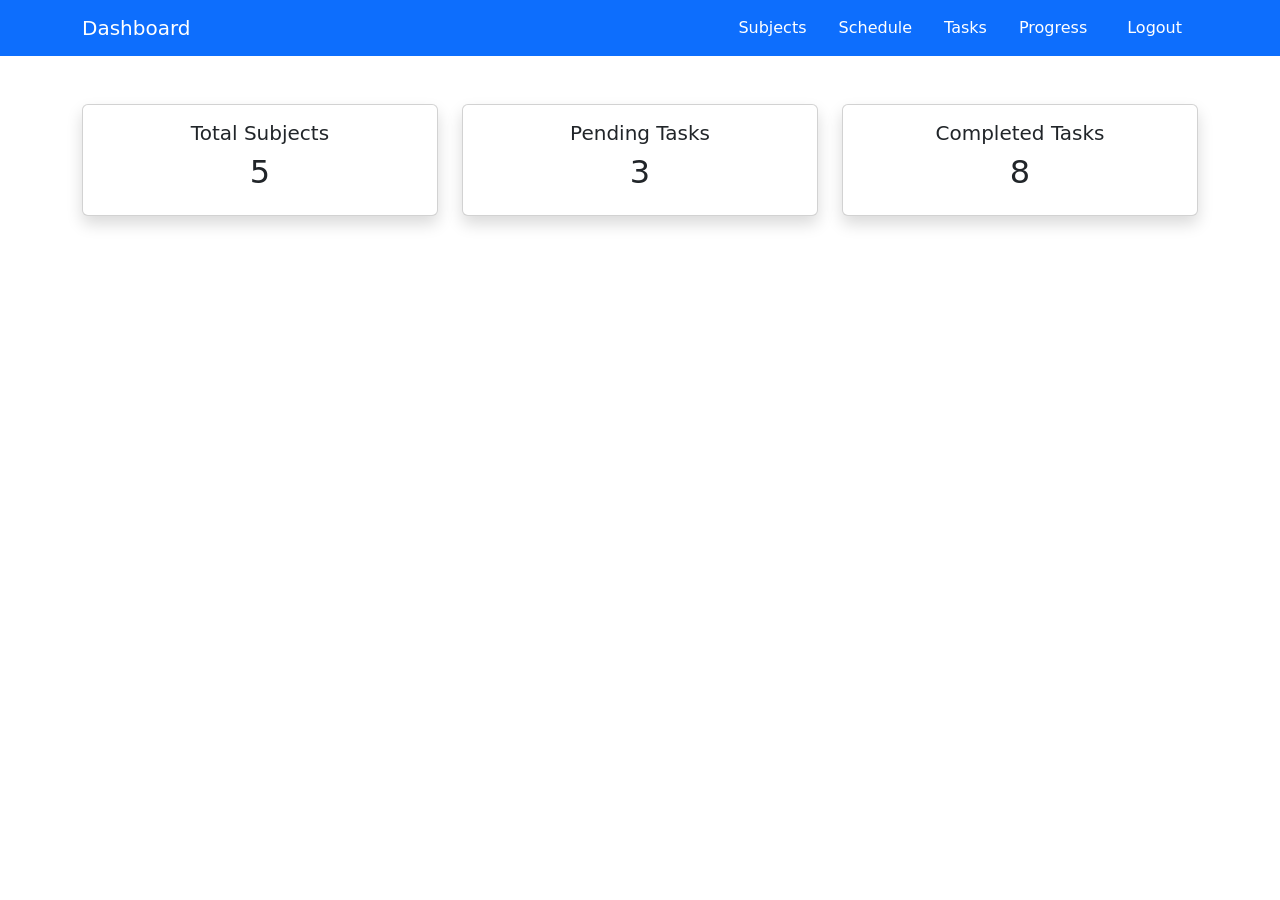
<file: Dashboard.html>
<!DOCTYPE html>
<html>
<head>
<title>Dashboard</title>
<link href="https://cdn.jsdelivr.net/npm/bootstrap@5.3.2/dist/css/bootstrap.min.css" rel="stylesheet">
</head>
<body>

<nav class="navbar navbar-expand-lg navbar-dark bg-primary">
<div class="container">
<a class="navbar-brand" href="dashboard.html">Dashboard</a>
<div>
<ul class="navbar-nav ms-auto d-flex flex-row gap-3">
<li class="nav-item"><a class="nav-link text-white" href="subjects.html">Subjects</a></li>
<li class="nav-item"><a class="nav-link text-white" href="schedule.html">Schedule</a></li>
<li class="nav-item"><a class="nav-link text-white" href="tasks.html">Tasks</a></li>
<li class="nav-item"><a class="nav-link text-white" href="progress.html">Progress</a></li>
<li class="nav-item"><a class="nav-link btn btn-danger text-white px-3" href="index.html">Logout</a></li>
</ul>
</div>
</div>
</nav>

<div class="container mt-5">
<div class="row">
<div class="col-md-4">
<div class="card shadow p-3 text-center">
<h5>Total Subjects</h5>
<h2>5</h2>
</div>
</div>
<div class="col-md-4">
<div class="card shadow p-3 text-center">
<h5>Pending Tasks</h5>
<h2>3</h2>
</div>
</div>
<div class="col-md-4">
<div class="card shadow p-3 text-center">
<h5>Completed Tasks</h5>
<h2>8</h2>
</div>
</div>
</div>
</div>

</body>
</html>
</file>
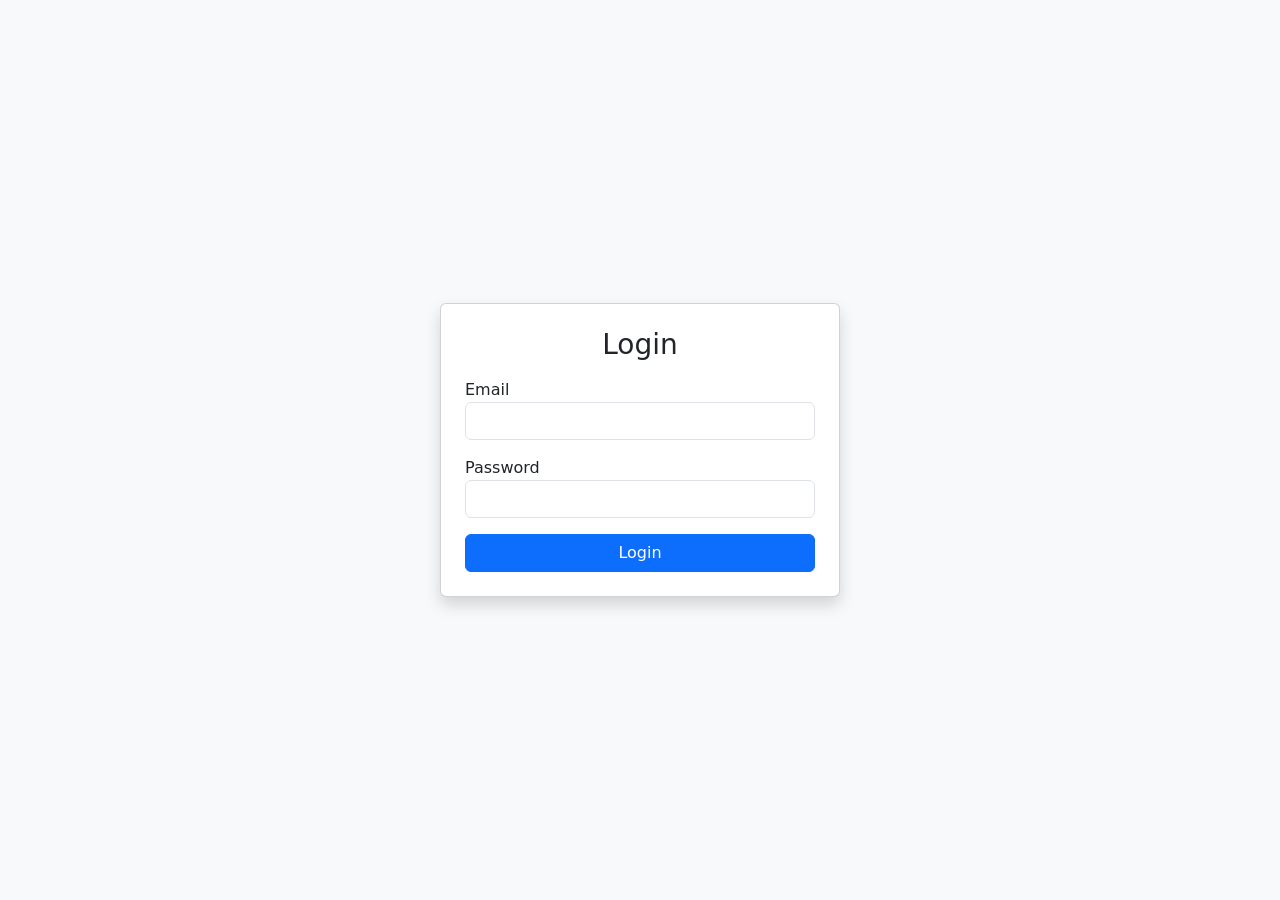
<file: login.html>
<!DOCTYPE html>
<html>
<head>
<title>Login</title>
<link href="https://cdn.jsdelivr.net/npm/bootstrap@5.3.2/dist/css/bootstrap.min.css" rel="stylesheet">
</head>
<body class="bg-light">

<div class="container d-flex justify-content-center align-items-center vh-100">
<div class="card p-4 shadow" style="width:400px;">
<h3 class="text-center mb-3">Login</h3>
<form>
<div class="mb-3">
<label>Email</label>
<input type="email" class="form-control">
</div>
<div class="mb-3">
<label>Password</label>
<input type="password" class="form-control">
</div>
<a href="dashboard.html" class="btn btn-primary w-100">Login</a>
</form>
</div>
</div>

</body>
</html>
</file>
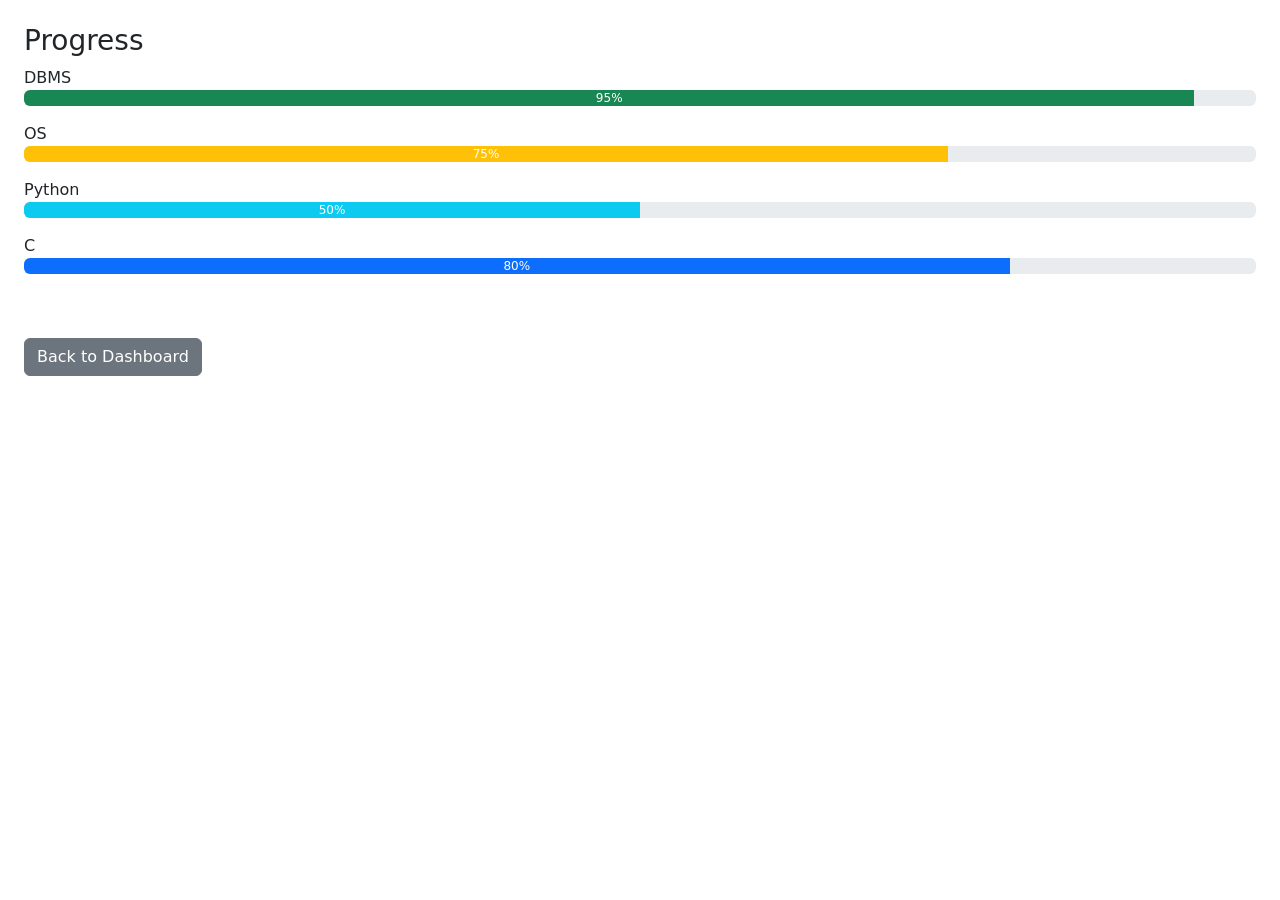
<file: progress.html>
<!DOCTYPE html>
<html>
<head>
<title>Progress</title>
<link href="https://cdn.jsdelivr.net/npm/bootstrap@5.3.2/dist/css/bootstrap.min.css" rel="stylesheet">
</head>
<body class="p-4">
<h3>Progress</h3>
<div class="mb-3">
<label>DBMS</label>
<div class="progress">
<div class="progress-bar bg-success" style="width:95%">95%</div>
</div>
</div>
<div class="mb-3">
<label>OS</label>
<div class="progress">
<div class="progress-bar bg-warning" style="width:75%">75%</div>
</div>
</div>
<div class="mb-3">
<label>Python</label>
<div class="progress">
<div class="progress-bar bg-info" style="width:50%">50%</div>
</div>
</div>
<div class="mb-3">
<label>C</label>
<div class="progress">
<div class="progress-bar bg-Danger" style="width:80%">80%</div>
</div>
</div>
<a href="Dashboard.html" class="btn btn-secondary mb-3 mt-5">
    <i class="bi bi-arrow-left"></i> Back to Dashboard
</body>
</html>
</file>
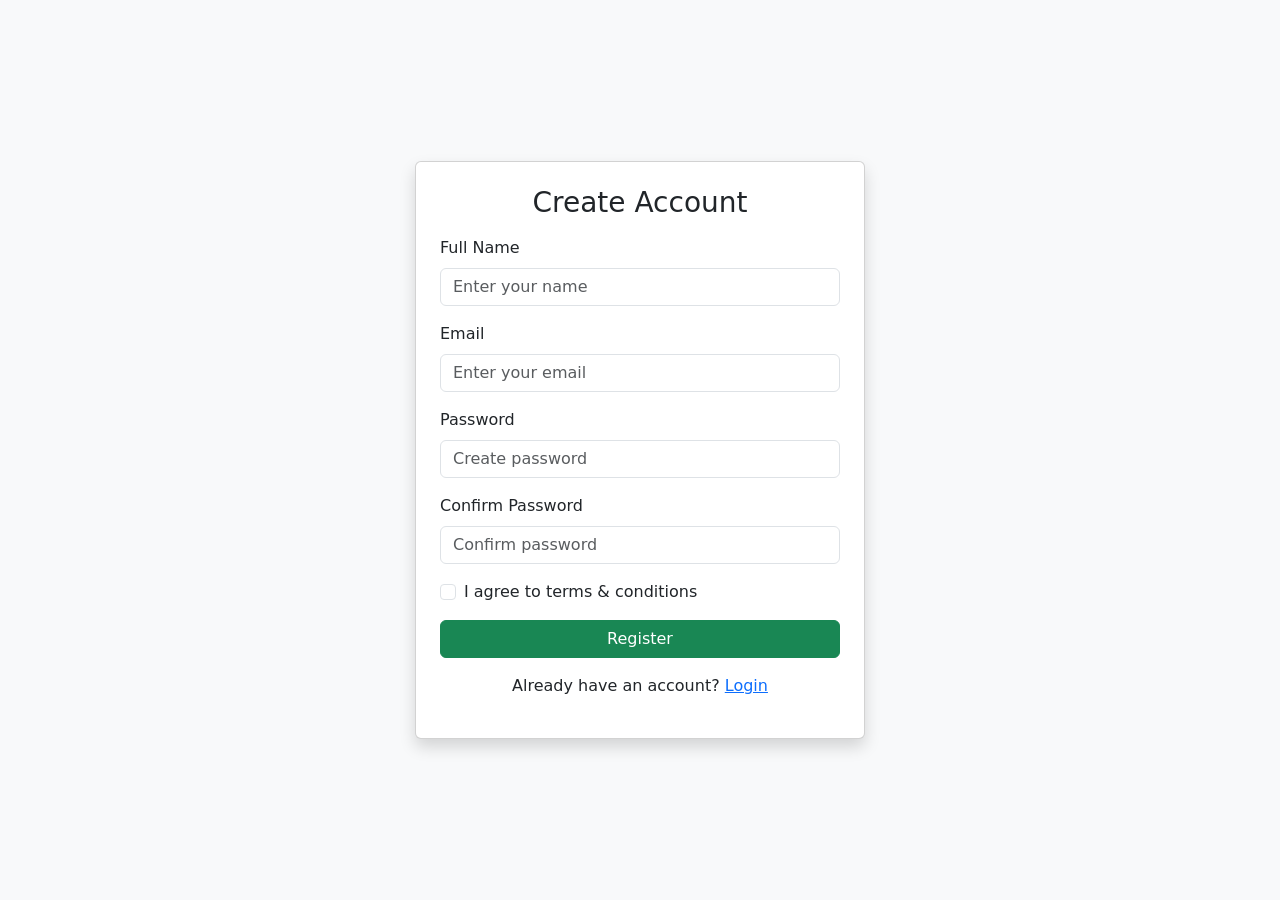
<file: register.html>
<!DOCTYPE html>
<html>
<head>
<title>Register</title>
<meta name="viewport" content="width=device-width, initial-scale=1.0">
<link href="https://cdn.jsdelivr.net/npm/bootstrap@5.3.2/dist/css/bootstrap.min.css" rel="stylesheet">
</head>
<body class="bg-light">

<div class="container d-flex justify-content-center align-items-center vh-100">
<div class="card shadow p-4" style="width:450px;">
<h3 class="text-center mb-3">Create Account</h3>

<form>
<div class="mb-3">
<label class="form-label">Full Name</label>
<input type="text" class="form-control" placeholder="Enter your name">
</div>

<div class="mb-3">
<label class="form-label">Email</label>
<input type="email" class="form-control" placeholder="Enter your email">
</div>

<div class="mb-3">
<label class="form-label">Password</label>
<input type="password" class="form-control" placeholder="Create password">
</div>

<div class="mb-3">
<label class="form-label">Confirm Password</label>
<input type="password" class="form-control" placeholder="Confirm password">
</div>

<div class="mb-3 form-check">
<input type="checkbox" class="form-check-input">
<label class="form-check-label">I agree to terms & conditions</label>
</div>

<a href="dashboard.html" class="btn btn-success w-100">Register</a>

<p class="text-center mt-3">Already have an account?
<a href="login.html">Login</a></p>

</form>
</div>
</div>

</body>
</html>
</file>
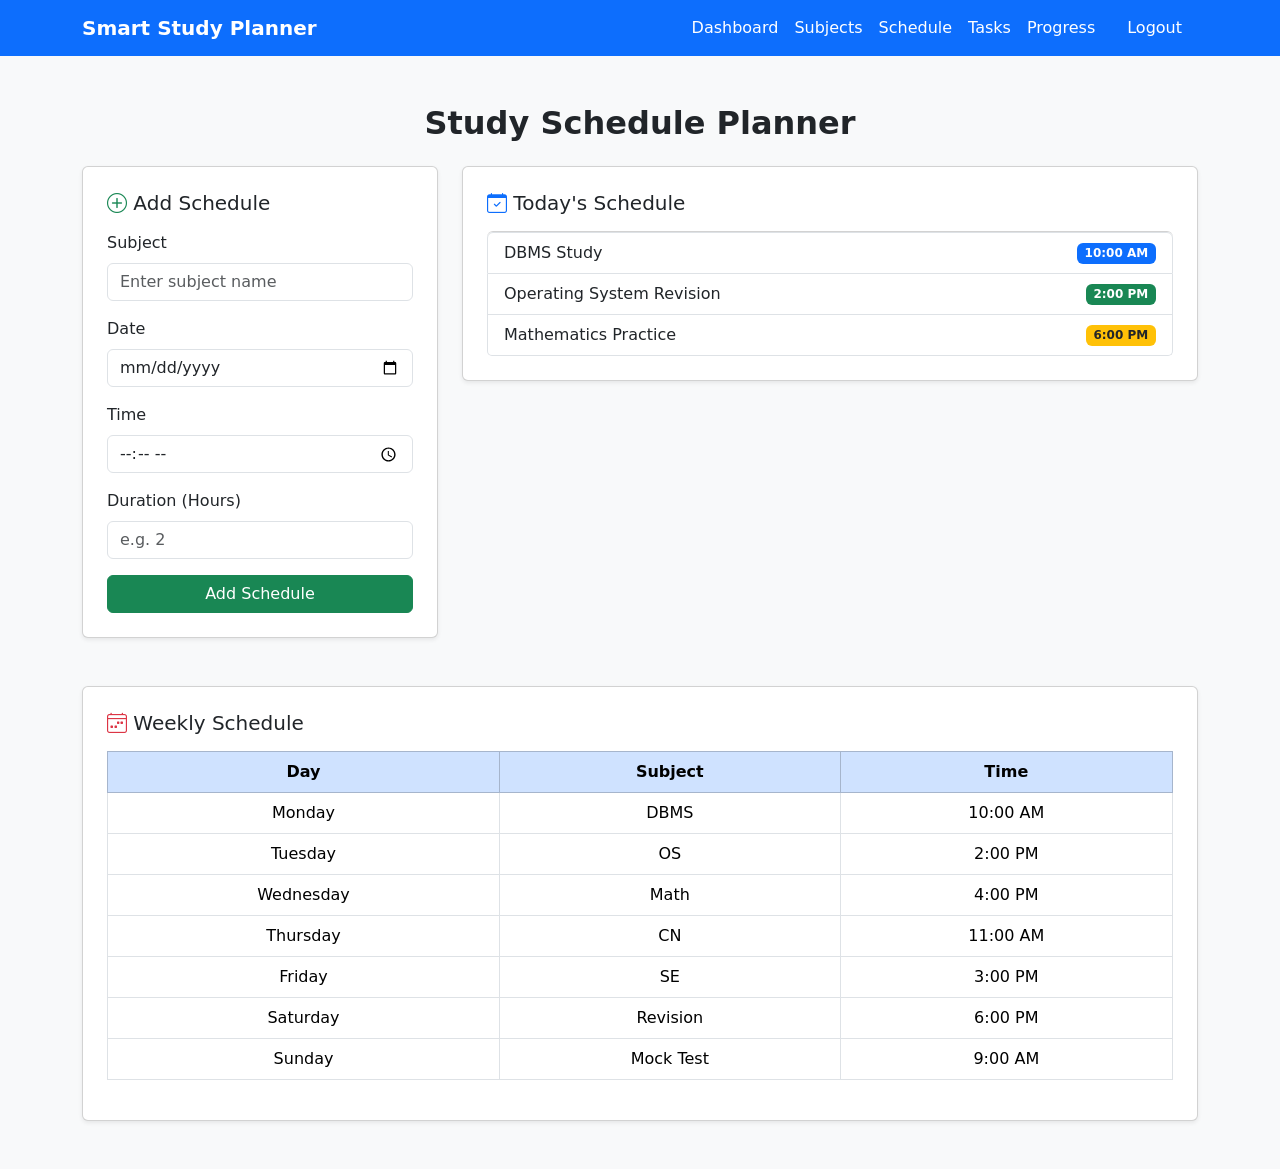
<file: Schedule.html>
<!DOCTYPE html>
<html lang="en">
<head>
<meta charset="UTF-8">
<meta name="viewport" content="width=device-width, initial-scale=1.0">
<title>Study Schedule</title>

<!-- Bootstrap CSS -->
<link href="https://cdn.jsdelivr.net/npm/bootstrap@5.3.2/dist/css/bootstrap.min.css" rel="stylesheet">

<!-- Bootstrap Icons -->
<link rel="stylesheet" href="https://cdn.jsdelivr.net/npm/bootstrap-icons@1.11.3/font/bootstrap-icons.css">

<style>
body{
    background-color:#f8f9fa;
}

.schedule-card:hover{
    transform: translateY(-5px);
    transition:0.3s ease;
}

</style>
</head>

<body>

<!-- Navbar -->
<nav class="navbar navbar-expand-lg navbar-dark bg-primary">
<div class="container">
<a class="navbar-brand fw-bold" href="dashboard.html">Smart Study Planner</a>

<button class="navbar-toggler" type="button" data-bs-toggle="collapse" data-bs-target="#nav">
<span class="navbar-toggler-icon"></span>
</button>

<div class="collapse navbar-collapse" id="nav">
<ul class="navbar-nav ms-auto">
<li class="nav-item"><a class="nav-link text-white" href="dashboard.html">Dashboard</a></li>
<li class="nav-item"><a class="nav-link text-white" href="subjects.html">Subjects</a></li>
<li class="nav-item"><a class="nav-link text-white active" href="#">Schedule</a></li>
<li class="nav-item"><a class="nav-link text-white" href="tasks.html">Tasks</a></li>
<li class="nav-item"><a class="nav-link text-white" href="progress.html">Progress</a></li>
<li class="nav-item"><a class="nav-link btn btn-danger text-white ms-2 px-3" href="index.html">Logout</a></li>
</ul>
</div>
</div>
</nav>

<!-- Page Content -->
<div class="container py-5">

<h2 class="text-center fw-bold mb-4">Study Schedule Planner</h2>

<div class="row g-4">

<!-- Add Schedule Form -->
<div class="col-lg-4">
<div class="card shadow-sm p-4 schedule-card">
<h5 class="mb-3"><i class="bi bi-plus-circle text-success"></i> Add Schedule</h5>

<form>
<div class="mb-3">
<label class="form-label">Subject</label>
<input type="text" class="form-control" placeholder="Enter subject name">
</div>

<div class="mb-3">
<label class="form-label">Date</label>
<input type="date" class="form-control">
</div>

<div class="mb-3">
<label class="form-label">Time</label>
<input type="time" class="form-control">
</div>

<div class="mb-3">
<label class="form-label">Duration (Hours)</label>
<input type="number" class="form-control" placeholder="e.g. 2">
</div>

<button class="btn btn-success w-100">Add Schedule</button>
</form>
</div>
</div>

<!-- Today's Schedule -->
<div class="col-lg-8">
<div class="card shadow-sm p-4 schedule-card">
<h5 class="mb-3"><i class="bi bi-calendar-check text-primary"></i> Today's Schedule</h5>

<ul class="list-group">

<li class="list-group-item d-flex justify-content-between align-items-center">
DBMS Study
<span class="badge bg-primary">10:00 AM</span>
</li>

<li class="list-group-item d-flex justify-content-between align-items-center">
Operating System Revision
<span class="badge bg-success">2:00 PM</span>
</li>

<li class="list-group-item d-flex justify-content-between align-items-center">
Mathematics Practice
<span class="badge bg-warning text-dark">6:00 PM</span>
</li>

</ul>
</div>
</div>

</div>

<!-- Weekly Schedule Table -->
<div class="row mt-5">
<div class="col-12">
<div class="card shadow-sm p-4 schedule-card">

<h5 class="mb-3"><i class="bi bi-calendar4-week text-danger"></i> Weekly Schedule</h5>

<div class="table-responsive">
<table class="table table-bordered text-center align-middle">
<thead class="table-primary">
<tr>
<th>Day</th>
<th>Subject</th>
<th>Time</th>
</tr>
</thead>
<tbody>
<tr><td>Monday</td><td>DBMS</td><td>10:00 AM</td></tr>
<tr><td>Tuesday</td><td>OS</td><td>2:00 PM</td></tr>
<tr><td>Wednesday</td><td>Math</td><td>4:00 PM</td></tr>
<tr><td>Thursday</td><td>CN</td><td>11:00 AM</td></tr>
<tr><td>Friday</td><td>SE</td><td>3:00 PM</td></tr>
<tr><td>Saturday</td><td>Revision</td><td>6:00 PM</td></tr>
<tr><td>Sunday</td><td>Mock Test</td><td>9:00 AM</td></tr>
</tbody>
</table>
</div>

</div>
</div>
</div>

</div>

<!-- Bootstrap JS -->
<script src="https://cdn.jsdelivr.net/npm/bootstrap@5.3.2/dist/js/bootstrap.bundle.min.js"></script>

</body>
</html>
</file>
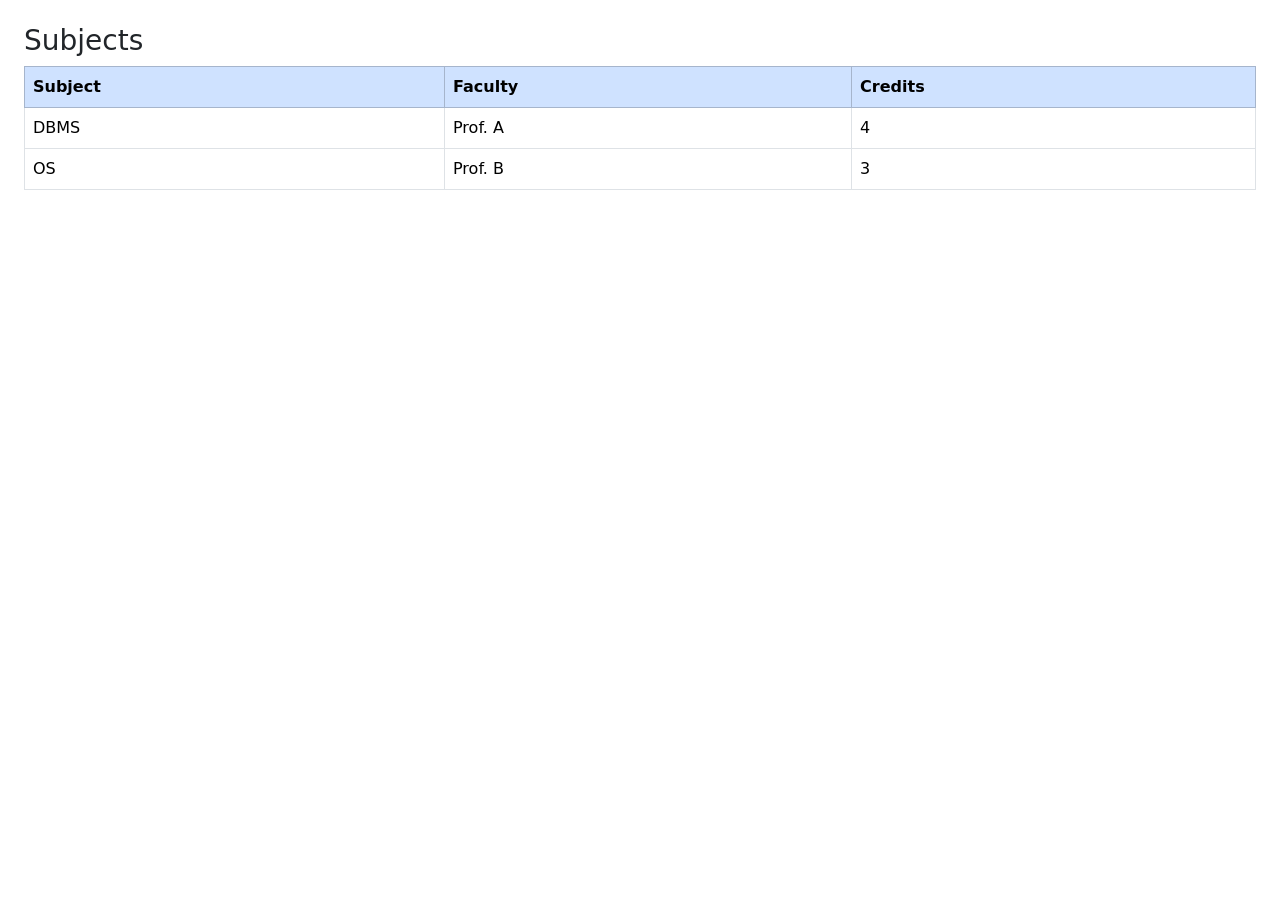
<file: Subject.html>
<!DOCTYPE html>
<html>
<head>
<title>Subjects</title>
<link href="https://cdn.jsdelivr.net/npm/bootstrap@5.3.2/dist/css/bootstrap.min.css" rel="stylesheet">
</head>
<body class="p-4">
<h3>Subjects</h3>
<table class="table table-bordered">
<thead class="table-primary">
<tr><th>Subject</th><th>Faculty</th><th>Credits</th></tr>
</thead>
<tbody>
<tr><td>DBMS</td><td>Prof. A</td><td>4</td></tr>
<tr><td>OS</td><td>Prof. B</td><td>3</td></tr>
</tbody>
</table>
</body>
</html>
</file>
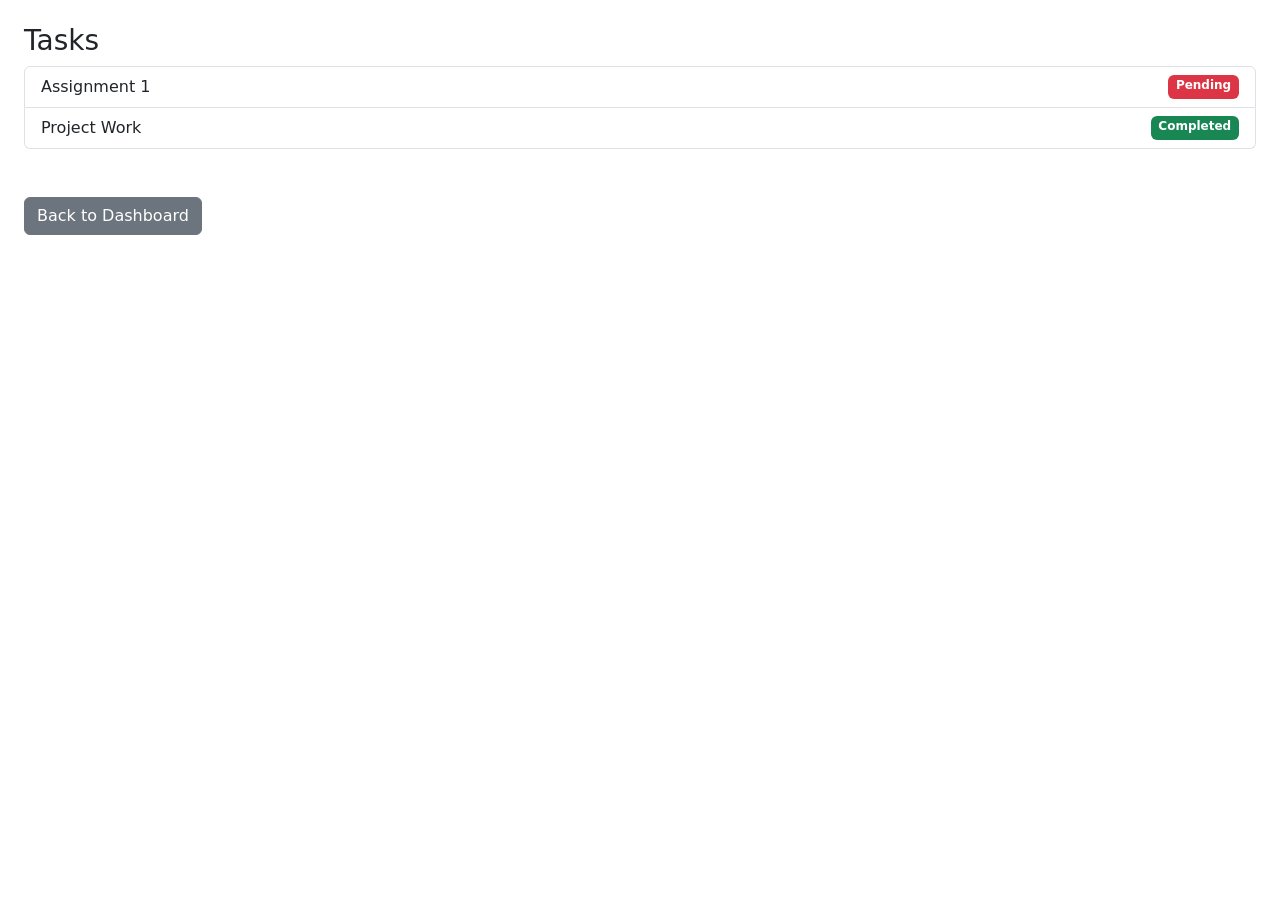
<file: tasks.html>
<!DOCTYPE html>
<html>
<head>
<title>Tasks</title>
<link href="https://cdn.jsdelivr.net/npm/bootstrap@5.3.2/dist/css/bootstrap.min.css" rel="stylesheet">
</head>
<body class="p-4">
<h3>Tasks</h3>
<ul class="list-group">
<li class="list-group-item d-flex justify-content-between">
Assignment 1 <span class="badge bg-danger">Pending</span>
</li>
<li class="list-group-item d-flex justify-content-between">
Project Work <span class="badge bg-success">Completed</span>
</li>
</ul>
<a href="Dashboard.html" class="btn btn-secondary mb-3 mt-5">
    <i class="bi bi-arrow-left"></i> Back to Dashboard
</a>
</body>
</html>
</file>
